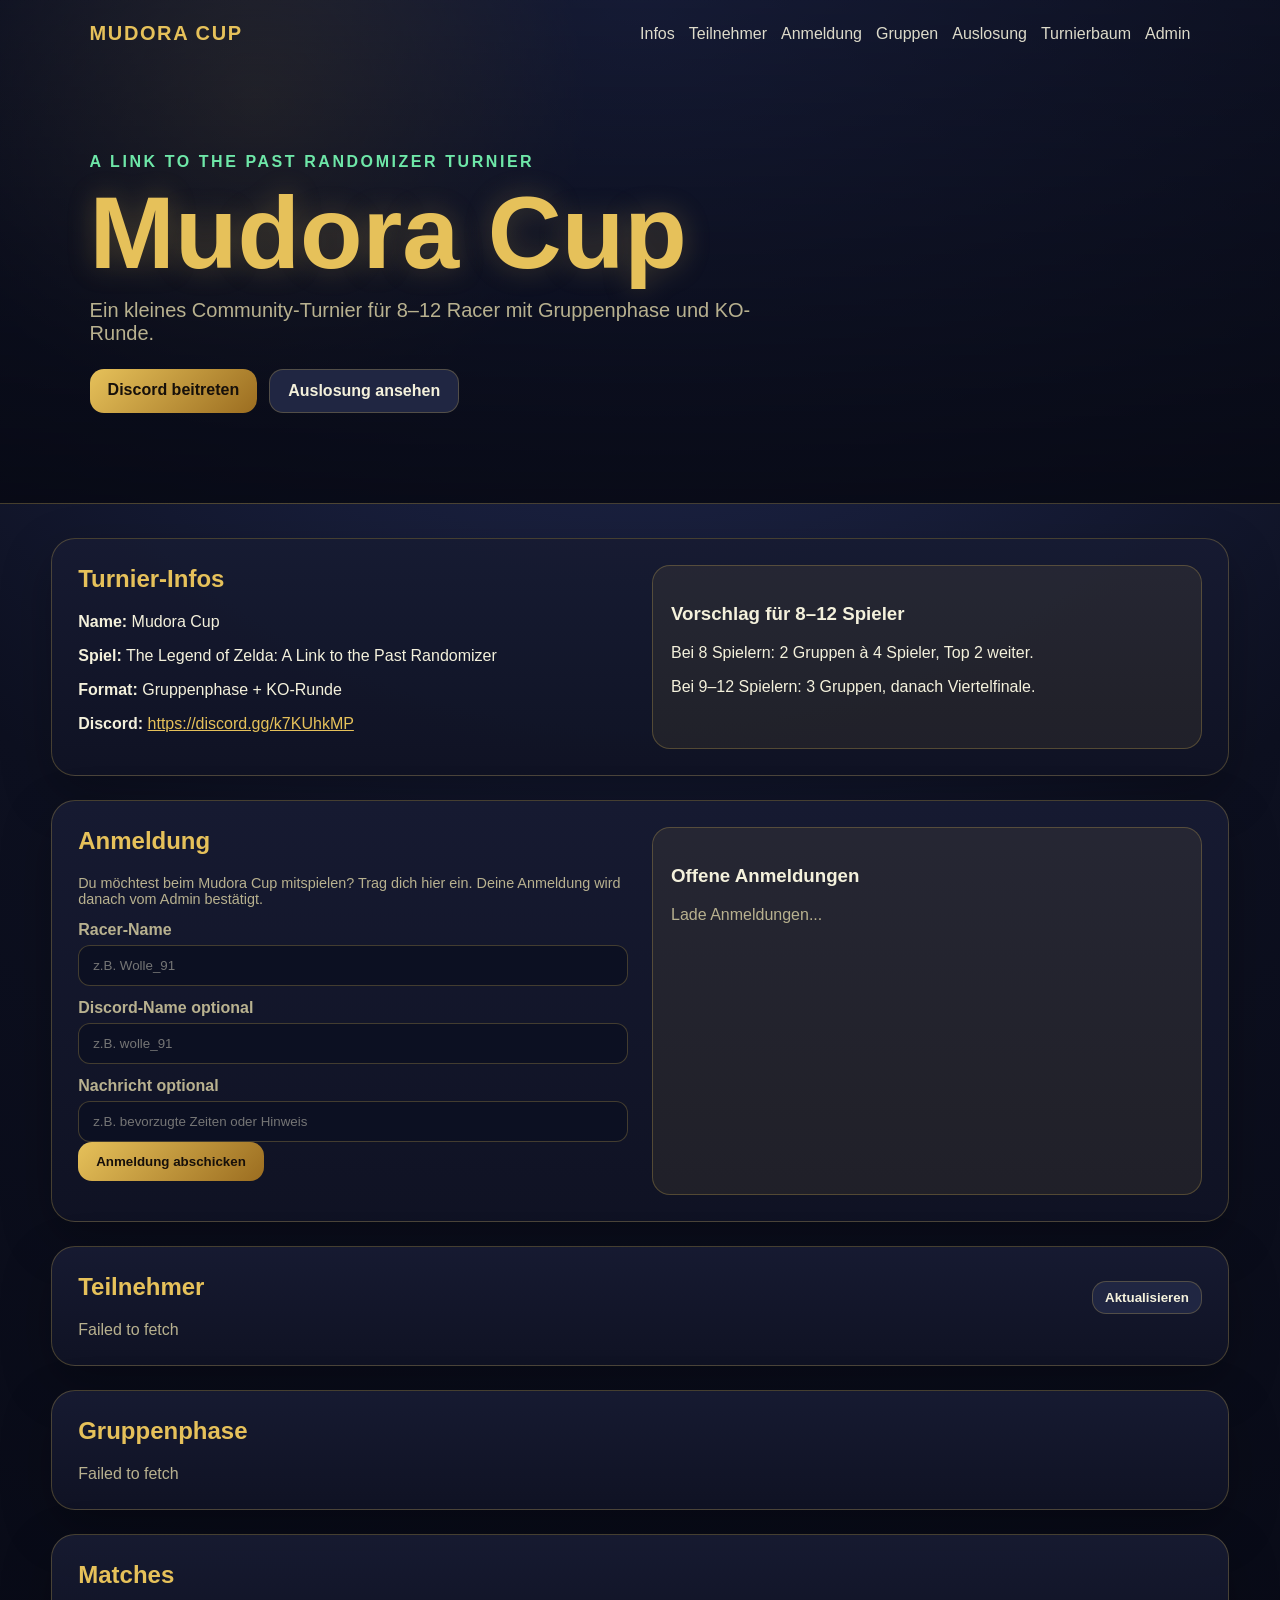
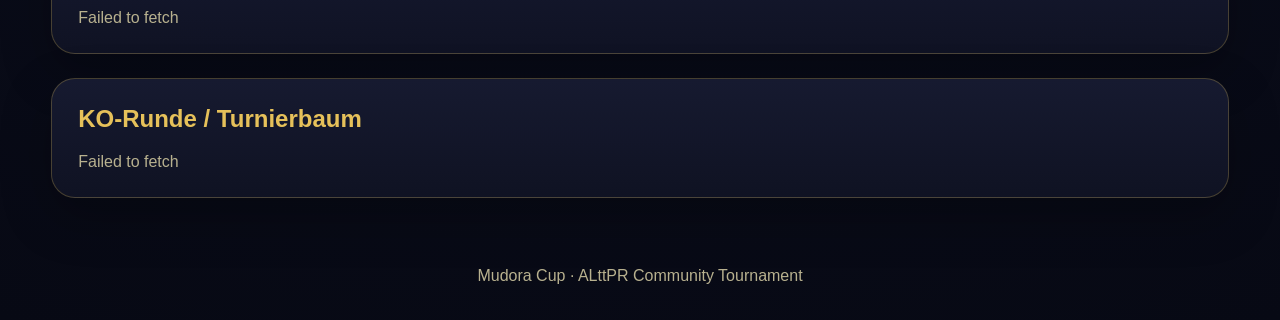
<file: index.html>
<!doctype html>
<html lang="de">
<head>
  <meta charset="utf-8" />
  <meta name="viewport" content="width=device-width, initial-scale=1" />
  <title>Mudora Cup</title>
  <link rel="stylesheet" href="style.css" />
</head>
<body>
  <header class="hero">
    <nav class="nav">
      <div class="brand">Mudora Cup</div>
      <div class="navlinks">
        <a href="#infos">Infos</a>
        <a href="#teilnehmer">Teilnehmer</a>
        <a href="#anmeldung">Anmeldung</a>
        <a href="#gruppen">Gruppen</a>
        <a href="draw.html">Auslosung</a>
        <a href="#bracket">Turnierbaum</a>
        <a href="admin.html">Admin</a>
      </div>
    </nav>
    <section class="heroContent">
      <p class="eyebrow">A Link to the Past Randomizer Turnier</p>
      <h1>Mudora Cup</h1>
      <p class="subtitle">Ein kleines Community-Turnier für 8–12 Racer mit Gruppenphase und KO-Runde.</p>
      <div class="heroActions">
        <a class="button primary" href="https://discord.gg/k7KUhkMP" target="_blank" rel="noreferrer">Discord beitreten</a>
        <a class="button" href="draw.html">Auslosung ansehen</a>
      </div>
    </section>
  </header>

  <main class="container">
    <section id="infos" class="card grid2">
      <div>
        <h2>Turnier-Infos</h2>
        <p><strong>Name:</strong> Mudora Cup</p>
        <p><strong>Spiel:</strong> The Legend of Zelda: A Link to the Past Randomizer</p>
        <p><strong>Format:</strong> Gruppenphase + KO-Runde</p>
        <p><strong>Discord:</strong> <a href="https://discord.gg/k7KUhkMP" target="_blank" rel="noreferrer">https://discord.gg/k7KUhkMP</a></p>
      </div>
      <div class="notice">
        <h3>Vorschlag für 8–12 Spieler</h3>
        <p>Bei 8 Spielern: 2 Gruppen à 4 Spieler, Top 2 weiter.</p>
        <p>Bei 9–12 Spielern: 3 Gruppen, danach Viertelfinale.</p>
      </div>
    </section>


    <section id="anmeldung" class="card grid2">
      <div>
        <h2>Anmeldung</h2>
        <p class="hint">Du möchtest beim Mudora Cup mitspielen? Trag dich hier ein. Deine Anmeldung wird danach vom Admin bestätigt.</p>
        <label>Racer-Name</label>
        <input id="regName" placeholder="z.B. Wolle_91" />
        <label>Discord-Name optional</label>
        <input id="regDiscord" placeholder="z.B. wolle_91" />
        <label>Nachricht optional</label>
        <input id="regNote" placeholder="z.B. bevorzugte Zeiten oder Hinweis" />
        <button class="button primary" onclick="submitRegistration()">Anmeldung abschicken</button>
        <div id="registrationStatus" class="status"></div>
      </div>
      <div class="notice">
        <h3>Offene Anmeldungen</h3>
        <div id="registrationList" class="players empty">Lade Anmeldungen...</div>
      </div>
    </section>

    <section id="teilnehmer" class="card">
      <div class="sectionHead">
        <h2>Teilnehmer</h2>
        <button class="smallButton" onclick="loadData()">Aktualisieren</button>
      </div>
      <div id="players" class="players empty">Lade Teilnehmer...</div>
    </section>

    <section id="gruppen" class="card">
      <div class="sectionHead">
        <h2>Gruppenphase</h2>
      </div>
      <div id="groups" class="groups empty">Lade Gruppen...</div>
    </section>

    <section id="matches" class="card">
      <h2>Matches</h2>
      <div id="matchList" class="matchList empty">Lade Matches...</div>
    </section>

    <section id="bracket" class="card">
      <h2>KO-Runde / Turnierbaum</h2>
      <div id="bracketBox" class="bracket empty">Lade Turnierbaum...</div>
    </section>
  </main>

  <footer class="footer">Mudora Cup · ALttPR Community Tournament</footer>
  <script src="config.js"></script>
  <script src="app.js"></script>
</body>
</html>
</file>
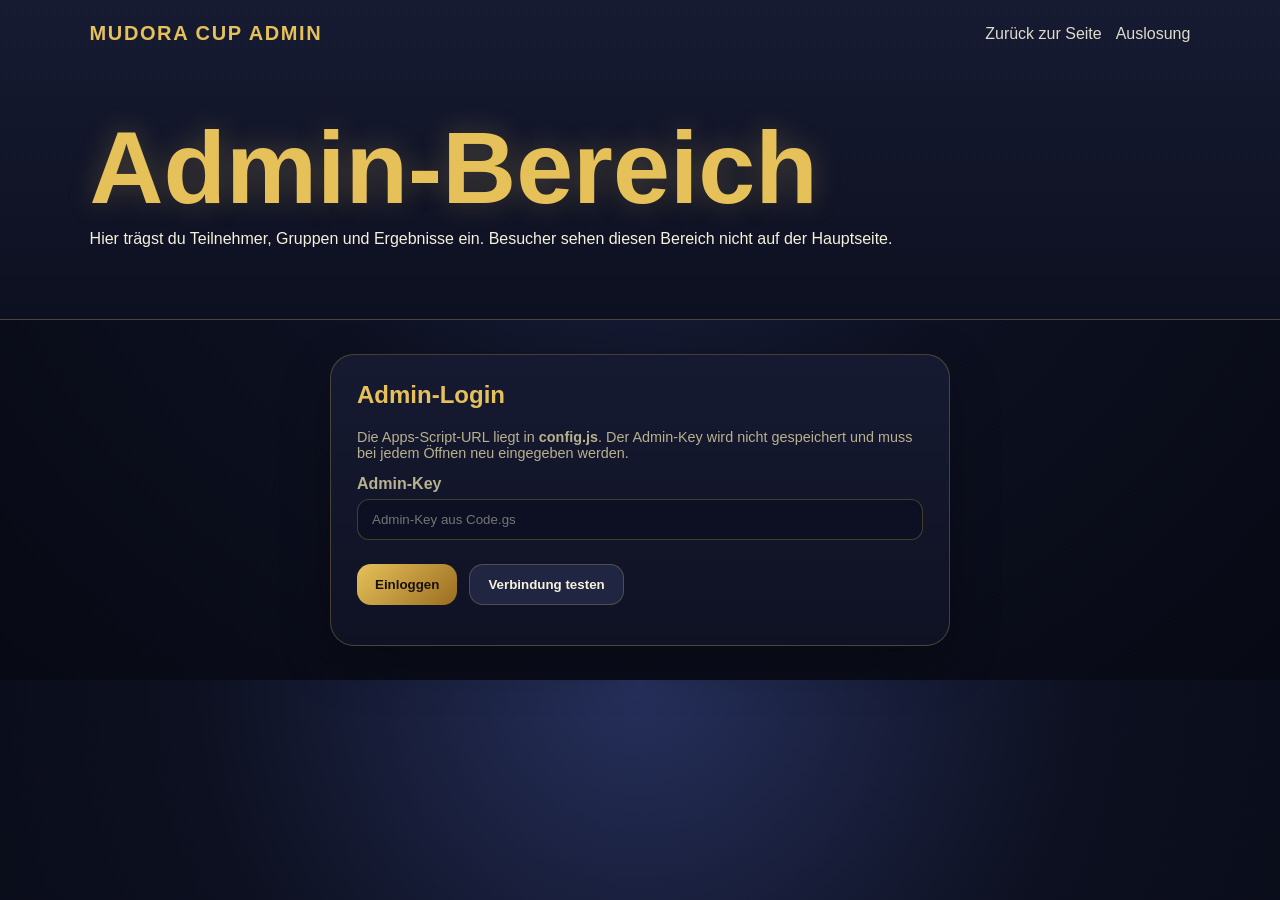
<file: admin.html>
<!doctype html>
<html lang="de">
<head>
  <meta charset="utf-8" />
  <meta name="viewport" content="width=device-width, initial-scale=1" />
  <title>Mudora Cup Admin</title>
  <link rel="stylesheet" href="style.css" />
</head>
<body>
  <header class="adminHeader">
    <nav class="nav">
      <div class="brand">Mudora Cup Admin</div>
      <div class="navlinks">
        <a href="index.html">Zurück zur Seite</a>
        <a href="draw.html">Auslosung</a>
      </div>
    </nav>
    <div class="adminIntro">
      <h1>Admin-Bereich</h1>
      <p>Hier trägst du Teilnehmer, Gruppen und Ergebnisse ein. Besucher sehen diesen Bereich nicht auf der Hauptseite.</p>
    </div>
  </header>

  <main class="container">
    <section id="loginSection" class="card loginCard">
      <h2>Admin-Login</h2>
      <p class="hint">Die Apps-Script-URL liegt in <strong>config.js</strong>. Der Admin-Key wird nicht gespeichert und muss bei jedem Öffnen neu eingegeben werden.</p>
      <label>Admin-Key</label>
      <input id="adminKey" type="password" placeholder="Admin-Key aus Code.gs" autocomplete="off" />
      <div class="row">
        <button class="button primary" onclick="adminLogin()">Einloggen</button>
        <button class="button" onclick="testConnection()">Verbindung testen</button>
      </div>
      <div id="status" class="status"></div>
    </section>

    <div id="adminContent" class="hidden">
      <section class="card">
        <div class="sectionHead">
          <div>
            <h2>Admin ist angemeldet</h2>
            <p class="hint">Der Key ist nur bis zum Neuladen dieser Seite aktiv.</p>
          </div>
          <button class="button" onclick="adminLogout()">Ausloggen</button>
        </div>
        <div id="apiInfo" class="hint"></div>
      </section>

      <section class="card grid2">
        <div>
          <h2>Teilnehmer hinzufügen</h2>
          <label>Name</label>
          <input id="playerName" placeholder="z.B. Wolle_91" />
          <label>Gruppe</label>
          <select id="playerGroup">
            <option value="A">Gruppe A</option>
            <option value="B">Gruppe B</option>
            <option value="C">Gruppe C</option>
          </select>
          <button class="button primary" onclick="addPlayer()">Teilnehmer speichern</button>
        </div>
        <div>
          <h2>Match eintragen</h2>
          <label>Phase</label>
          <select id="matchPhase">
            <option value="Gruppe">Gruppe</option>
            <option value="Viertelfinale">Viertelfinale</option>
            <option value="Halbfinale">Halbfinale</option>
            <option value="Finale">Finale</option>
            <option value="Spiel um Platz 3">Spiel um Platz 3</option>
          </select>
          <label>Gruppe / Runde</label>
          <input id="matchGroup" placeholder="A, B, C oder KO" />
          <label>Spieler 1</label>
          <input id="p1" />
          <label>Spieler 2</label>
          <input id="p2" />
          <label>Sieger</label>
          <input id="winner" />
          <label>Zeit / Ergebnis</label>
          <input id="result" placeholder="z.B. 1:45:33 oder FF" />
          <button class="button primary" onclick="addMatch()">Match speichern</button>
        </div>
      </section>

      <section class="card">
        <div class="sectionHead">
          <div>
            <h2>Auslosung</h2>
            <p class="hint">Die eigentliche Live-Auslosung läuft über <strong>draw.html</strong>.</p>
          </div>
          <div class="row compactRow">
            <a class="button primary" href="draw.html">Zur Auslosung</a>
            <button class="button" onclick="resetDrawConfirm()">Auslosung zurücksetzen</button>
          </div>
        </div>
      </section>

      <section class="card">
        <div class="sectionHead">
          <h2>Aktuelle Daten</h2>
          <button class="button" onclick="loadData()">Neu laden</button>
        </div>
        <div id="adminData" class="matchList empty">Noch keine Daten geladen.</div>
      </section>
    </div>
  </main>

  <script src="config.js"></script>
  <script src="app.js"></script>
</body>
</html>
</file>
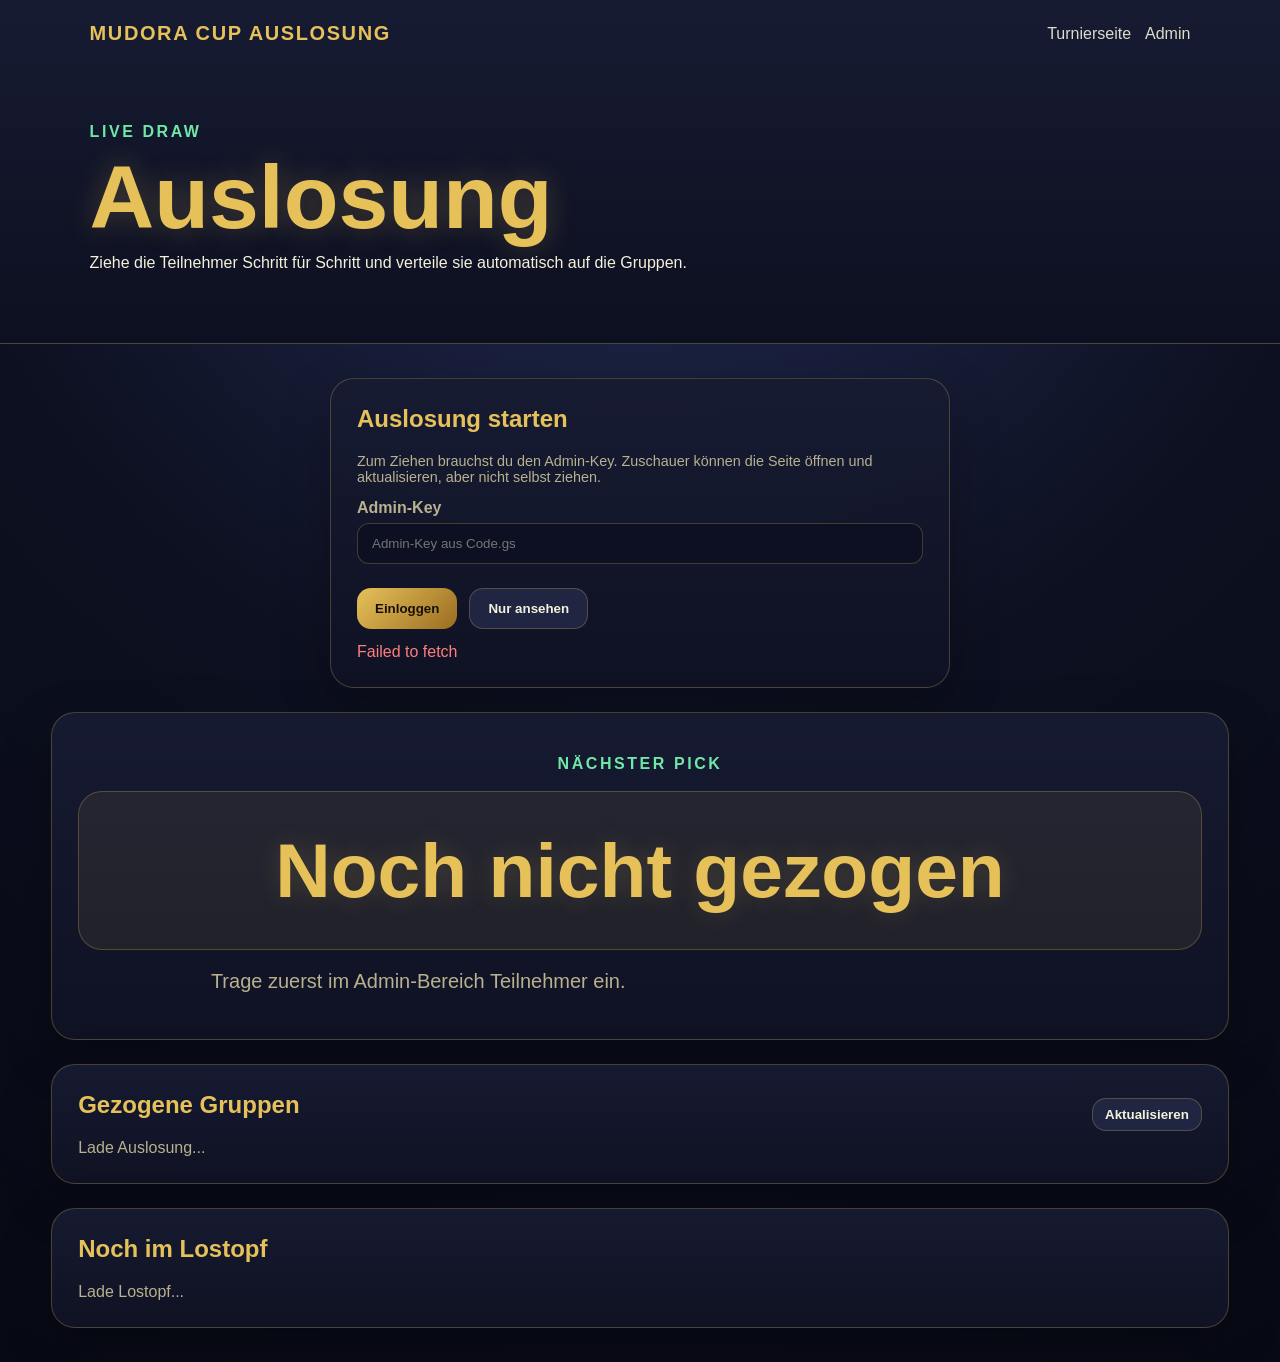
<file: draw.html>
<!doctype html>
<html lang="de">
<head>
  <meta charset="utf-8" />
  <meta name="viewport" content="width=device-width, initial-scale=1" />
  <title>Mudora Cup Auslosung</title>
  <link rel="stylesheet" href="style.css" />
</head>
<body>
  <header class="adminHeader drawHeader">
    <nav class="nav">
      <div class="brand">Mudora Cup Auslosung</div>
      <div class="navlinks">
        <a href="index.html">Turnierseite</a>
        <a href="admin.html">Admin</a>
      </div>
    </nav>
    <div class="adminIntro">
      <p class="eyebrow">Live Draw</p>
      <h1>Auslosung</h1>
      <p>Ziehe die Teilnehmer Schritt für Schritt und verteile sie automatisch auf die Gruppen.</p>
    </div>
  </header>

  <main class="container">
    <section id="drawLogin" class="card loginCard">
      <h2>Auslosung starten</h2>
      <p class="hint">Zum Ziehen brauchst du den Admin-Key. Zuschauer können die Seite öffnen und aktualisieren, aber nicht selbst ziehen.</p>
      <label>Admin-Key</label>
      <input id="adminKey" type="password" placeholder="Admin-Key aus Code.gs" autocomplete="off" />
      <div class="row">
        <button class="button primary" onclick="drawLogin()">Einloggen</button>
        <button class="button" onclick="loadData()">Nur ansehen</button>
      </div>
      <div id="status" class="status"></div>
    </section>

    <section class="card drawStage">
      <p class="eyebrow">Nächster Pick</p>
      <div id="drawReveal" class="drawReveal">Noch nicht gezogen</div>
      <p id="drawSubline" class="subtitle">Trage zuerst im Admin-Bereich Teilnehmer ein.</p>
      <div id="drawControls" class="row hidden">
        <button class="button primary bigButton" onclick="drawNextPlayer()">Nächsten Spieler ziehen</button>
        <button class="button" onclick="resetDrawConfirm()">Auslosung zurücksetzen</button>
      </div>
    </section>

    <section class="card">
      <div class="sectionHead">
        <h2>Gezogene Gruppen</h2>
        <button class="smallButton" onclick="loadData()">Aktualisieren</button>
      </div>
      <div id="drawGroups" class="groups empty">Lade Auslosung...</div>
    </section>

    <section class="card">
      <h2>Noch im Lostopf</h2>
      <div id="drawPool" class="players empty">Lade Lostopf...</div>
    </section>
  </main>

  <script src="config.js"></script>
  <script src="app.js"></script>
</body>
</html>
</file>
<file: style.css>
:root{
  --bg:#0d1020;--panel:#171b32;--panel2:#202642;--text:#f4f1dc;--muted:#b8b18f;--gold:#e6c15a;--green:#6ee7a8;--red:#ff7d7d;--border:rgba(230,193,90,.25);
}
*{box-sizing:border-box}body{margin:0;font-family:Arial,Helvetica,sans-serif;background:radial-gradient(circle at top,#26305c 0,#0d1020 48%,#070914 100%);color:var(--text)}a{color:var(--gold)}
.hero{min-height:440px;background:linear-gradient(rgba(7,9,20,.55),rgba(7,9,20,.9)),radial-gradient(circle at 20% 20%,rgba(230,193,90,.22),transparent 30%);border-bottom:1px solid var(--border)}
.nav{display:flex;justify-content:space-between;align-items:center;gap:20px;padding:22px 7vw}.brand{font-size:1.25rem;font-weight:900;color:var(--gold);letter-spacing:.08em;text-transform:uppercase}.navlinks{display:flex;gap:14px;flex-wrap:wrap}.navlinks a{text-decoration:none;color:var(--text);opacity:.9}.navlinks a:hover{color:var(--gold)}
.heroContent{padding:70px 7vw 90px;max-width:920px}.eyebrow{color:var(--green);font-weight:800;text-transform:uppercase;letter-spacing:.16em}.hero h1,.adminIntro h1{font-size:clamp(3rem,8vw,6.5rem);line-height:.9;margin:15px 0;color:var(--gold);text-shadow:0 0 28px rgba(230,193,90,.25)}.subtitle{font-size:1.25rem;color:var(--muted);max-width:680px}.heroActions,.row{display:flex;gap:12px;flex-wrap:wrap;margin-top:24px}
.button,.smallButton{border:1px solid var(--border);background:var(--panel2);color:var(--text);padding:12px 18px;border-radius:14px;text-decoration:none;cursor:pointer;font-weight:800}.button.primary{background:linear-gradient(135deg,#e6c15a,#9b6d20);color:#17100a;border:0}.smallButton{padding:8px 12px}
.container{width:min(1180px,92vw);margin:34px auto}.card{background:linear-gradient(180deg,rgba(23,27,50,.96),rgba(16,19,36,.96));border:1px solid var(--border);border-radius:24px;padding:26px;margin-bottom:24px;box-shadow:0 18px 50px rgba(0,0,0,.25)}.grid2{display:grid;grid-template-columns:1fr 1fr;gap:24px}.notice{background:rgba(230,193,90,.08);border:1px solid var(--border);border-radius:18px;padding:18px}.sectionHead{display:flex;justify-content:space-between;align-items:center;gap:14px}h2{margin-top:0;color:var(--gold)}
.players{display:flex;gap:12px;flex-wrap:wrap}.player{background:var(--panel2);border:1px solid var(--border);border-radius:999px;padding:10px 14px}.groups{display:grid;grid-template-columns:repeat(auto-fit,minmax(240px,1fr));gap:16px}.groupCard{background:var(--panel2);border:1px solid var(--border);border-radius:18px;padding:16px}.table{width:100%;border-collapse:collapse}.table th,.table td{padding:9px;border-bottom:1px solid rgba(255,255,255,.08);text-align:left}.match{display:grid;grid-template-columns:1fr auto 1fr auto;gap:12px;align-items:center;background:var(--panel2);border:1px solid var(--border);border-radius:16px;padding:14px;margin:10px 0}.winner{color:var(--green);font-weight:900}.empty{color:var(--muted)}.bracket{display:grid;grid-template-columns:repeat(auto-fit,minmax(220px,1fr));gap:18px}.round{background:var(--panel2);border:1px solid var(--border);border-radius:18px;padding:16px}.footer{text-align:center;color:var(--muted);padding:35px}.adminHeader{background:linear-gradient(180deg,#171b32,#0d1020);border-bottom:1px solid var(--border)}.adminIntro{padding:40px 7vw 55px}label{display:block;margin:13px 0 6px;color:var(--muted);font-weight:700}input,select{width:100%;padding:12px 14px;border-radius:12px;border:1px solid var(--border);background:#0c1022;color:var(--text)}.hint{color:var(--muted);font-size:.9rem}.status{margin-top:14px;color:var(--green)}
@media(max-width:760px){.grid2{grid-template-columns:1fr}.match{grid-template-columns:1fr}.nav{align-items:flex-start;flex-direction:column}.heroContent{padding-top:40px}.hero h1{font-size:3.5rem}}
.hidden{display:none!important}.loginCard{max-width:620px;margin-left:auto;margin-right:auto}
.drawHeader .adminIntro h1{font-size:clamp(3rem,7vw,5.8rem)}
.drawStage{text-align:center}.drawReveal{font-size:clamp(2rem,6vw,5rem);font-weight:900;color:var(--gold);background:rgba(230,193,90,.08);border:1px solid var(--border);border-radius:24px;padding:34px 18px;margin:18px 0;text-shadow:0 0 24px rgba(230,193,90,.18)}.drawReveal.pop{animation:pop .45s ease-out}.bigButton{font-size:1.1rem;padding:16px 24px}.drawGroup p{background:rgba(255,255,255,.05);border-radius:12px;padding:10px 12px}.compactRow{margin-top:0}
@keyframes pop{0%{transform:scale(.92);opacity:.45}70%{transform:scale(1.04);opacity:1}100%{transform:scale(1)}}

.adminItem{display:flex;justify-content:space-between;gap:14px;align-items:center;background:var(--panel2);border:1px solid var(--border);border-radius:16px;padding:14px;margin:10px 0}.smallButton.danger{border-color:rgba(255,125,125,.55);color:var(--red)}
</file>
